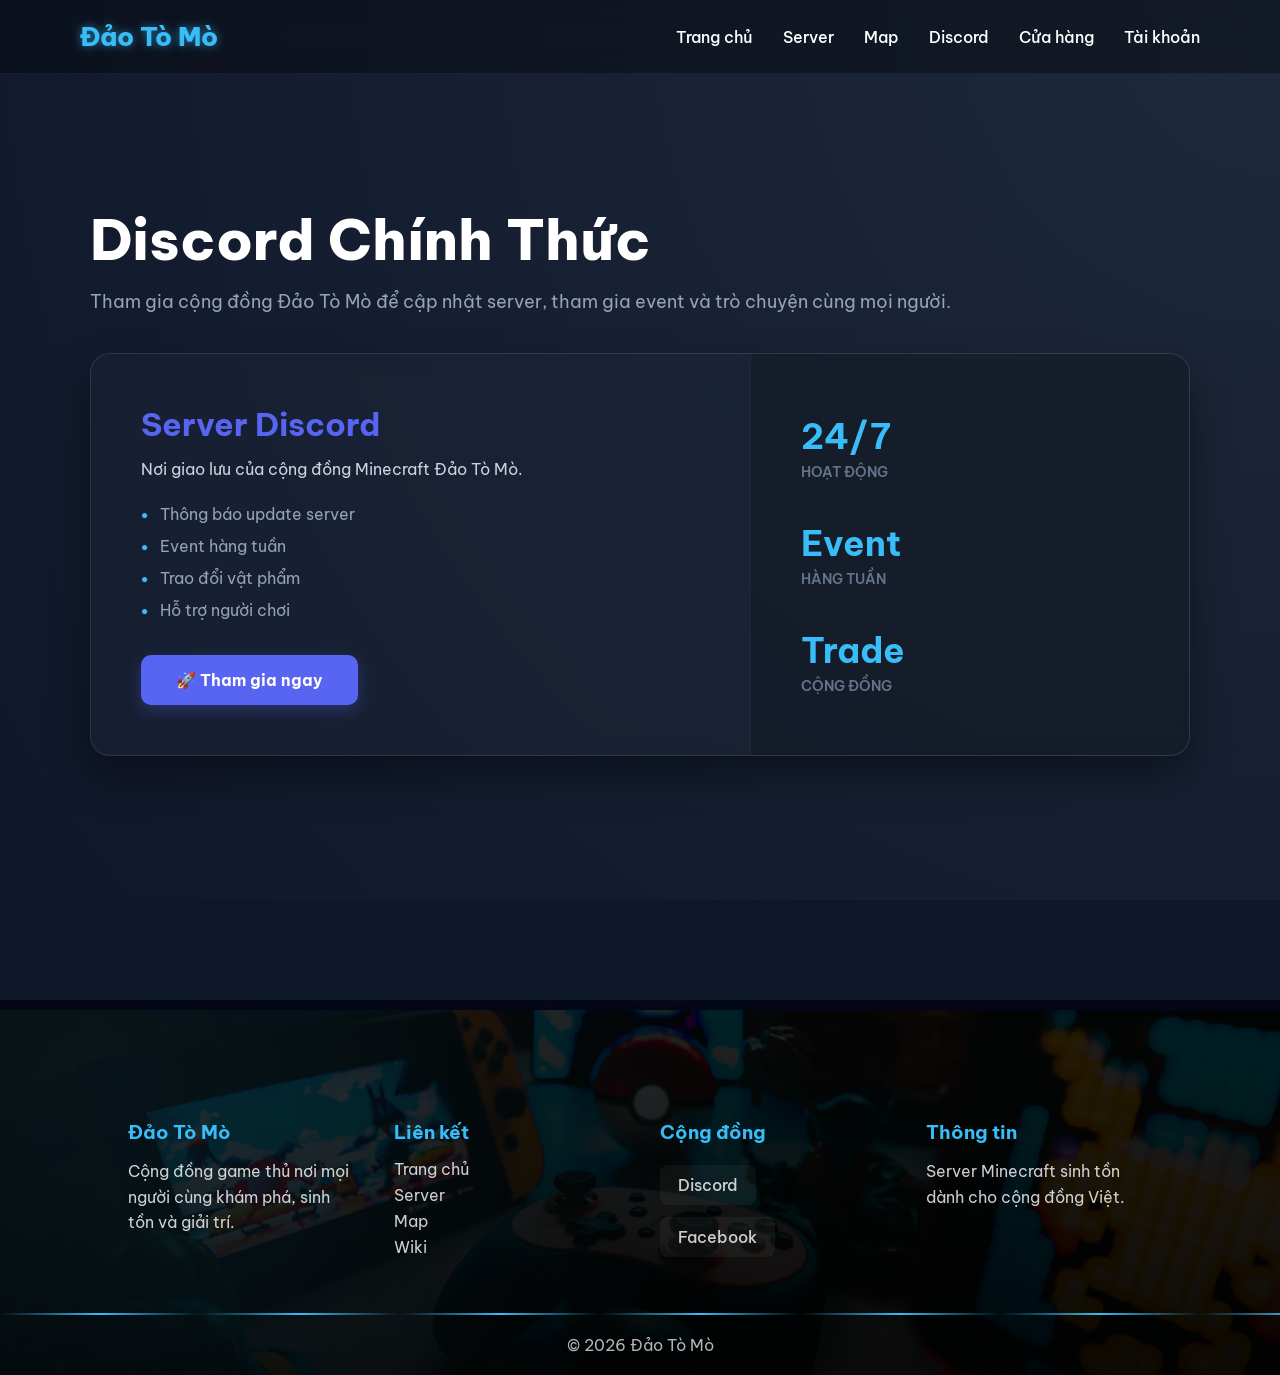
<file: html/Discord.html>
<!DOCTYPE html>
<html lang="en">
<head>
    <meta charset="UTF-8">
    <meta name="viewport" content="width=device-width, initial-scale=1.0">
    <link rel="stylesheet" href="../css/Discord.css">
	<link rel="icon" type="image/jpg" href="../img/logo.jpg">
    <link href="https://fonts.googleapis.com/css2?family=Be+Vietnam+Pro:wght@400;500;600;700;800&display=swap" rel="stylesheet">
    <title>Máy Chủ Discord</title>
</head>
<body>
    <nav>
		<div class="logo">Đảo Tò Mò</div>
		<ul>
			<li><a href="../index.html">Trang chủ</a></li>
			<li><a href="../html/Server.html">Server</a></li>
			<li><a href="../html/Map.html">Map</a></li>
			<li><a href="../html/Discord.html">Discord</a></li>
			<li><a href="../html/Store.html">Cửa hàng</a></li>
			<li><a href="../html/Account.html">Tài khoản</a></li>
		</ul>
	</nav>

    <section class="discord-hero">
    	<div class="discord-content">
        	<h1>Discord Chính Thức</h1>
        	<p>Tham gia cộng đồng Đảo Tò Mò để cập nhật server, tham gia event và trò chuyện cùng mọi người.</p>
        	<div class="discord-box">
            	<div class="discord-info">
                	<h2>Server Discord</h2>
                	<p>Nơi giao lưu của cộng đồng Minecraft Đảo Tò Mò.</p>
                	<ul>
                    	<li>Thông báo update server</li>
                    	<li>Event hàng tuần</li>
                    	<li>Trao đổi vật phẩm</li>
                    	<li>Hỗ trợ người chơi</li>
                	</ul>
                	<a class="join-btn" href="https://discord.gg/rNQ6ytnSg" target="_blank">
                    	🚀 Tham gia ngay
                	</a>
            	</div>
            	<div class="discord-stats">
                	<div class="stat">
                    	<h3>24/7</h3>
                    	<p>Hoạt động</p>
                	</div>
                	<div class="stat">
                    	<h3>Event</h3>
                		<p>Hàng tuần</p>
                	</div>
               		 <div class="stat">
                    	<h3>Trade</h3>
                    	<p>Cộng đồng</p>
                	</div>
            	</div>

        	</div>
    	</div>
	</section>

    <footer>
	    <div class="footer-wave"></div>
	    <div class="footer-container">
		    <div class="footer-col">
			    <h3>Đảo Tò Mò</h3>
			    <p>Cộng đồng game thủ nơi mọi người cùng khám phá, sinh tồn và giải trí.</p>
		    </div>
		    <div class="footer-col">
			    <h3>Liên kết</h3>
			    <a href="#">Trang chủ</a>
			    <a href="#">Server</a>
			    <a href="#">Map</a>
			    <a href="#">Wiki</a>
		    </div>
		    <div class="footer-col">
			    <h3>Cộng đồng</h3>
			    <div class="socials">
				    <a href="./html/Discord.html">Discord</a>
					<a href="https://www.facebook.com/DragonKun1946">Facebook</a>
			    </div>
		    </div>
		    <div class="footer-col">
			    <h3>Thông tin</h3>
			    <p>Server Minecraft sinh tồn dành cho cộng đồng Việt.</p>
		    </div>
	    </div>
	    <div class="footer-line"></div>
	    <div class="footer-bottom">
		    © 2026 Đảo Tò Mò
	    </div>

    </footer>
</body>
</html>
</file>
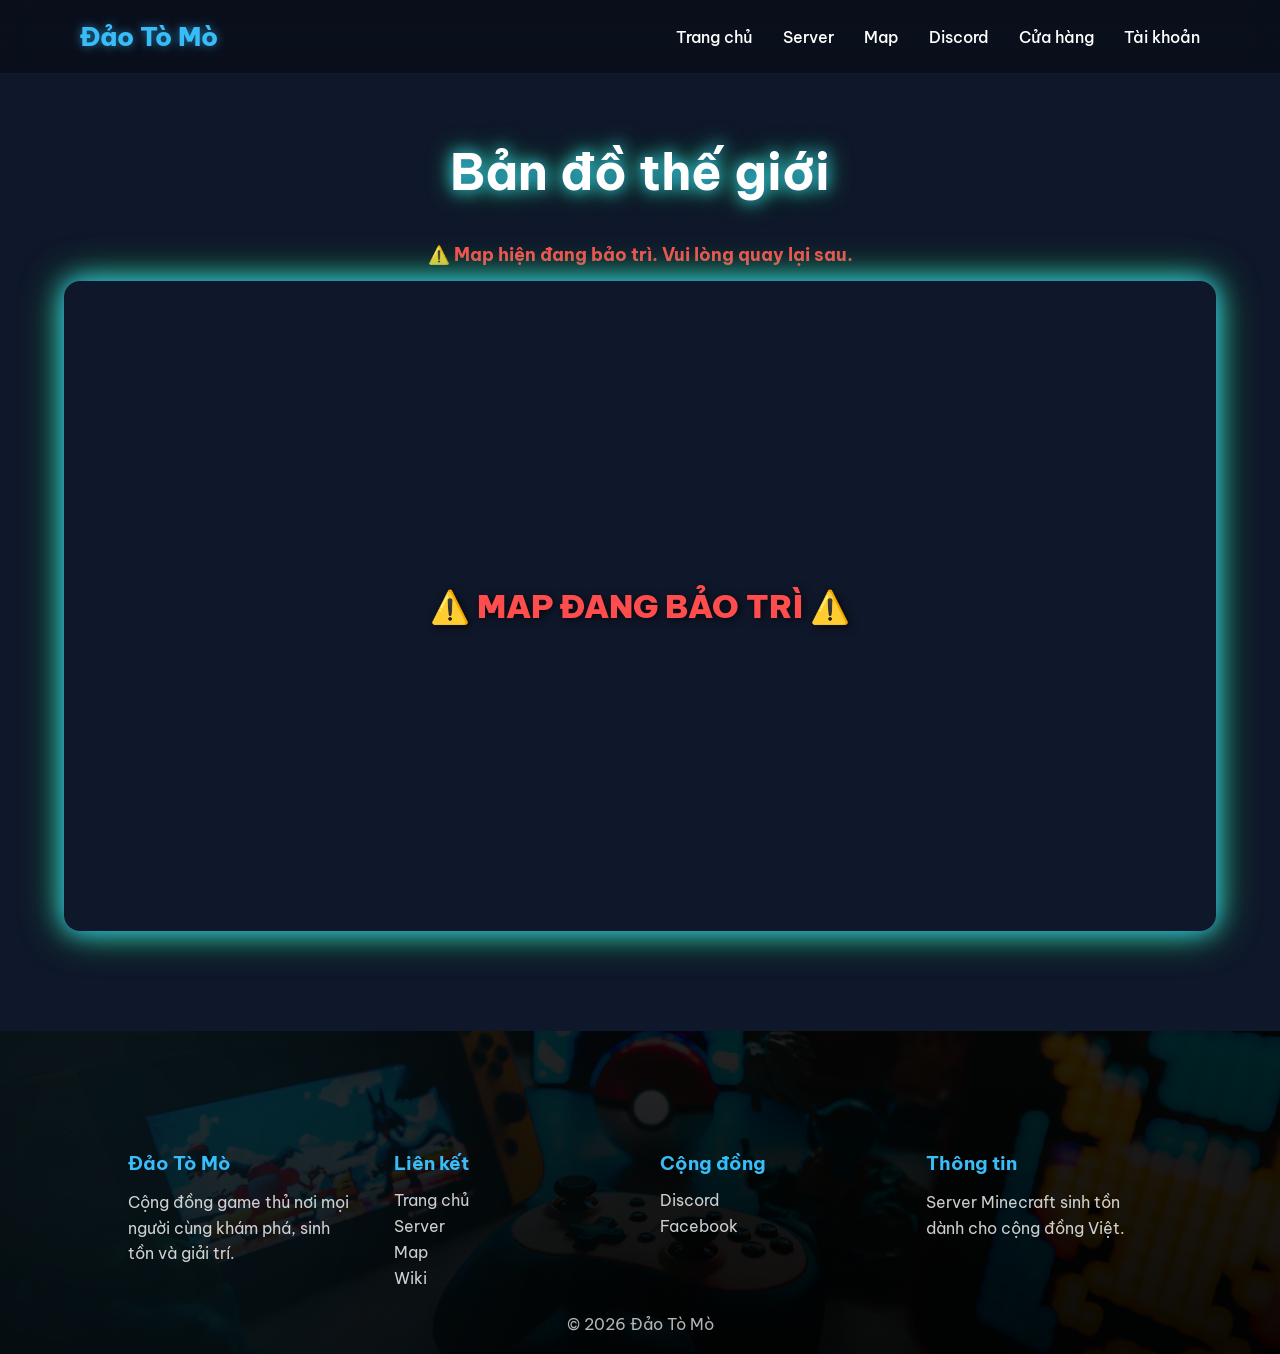
<file: html/Map.html>
<!DOCTYPE html>
<html lang="en">
<head>
    <meta charset="UTF-8">
    <meta name="viewport" content="width=device-width, initial-scale=1.0">
    <link rel="stylesheet" href="../css/Map.css">
	<link rel="icon" type="image/jpg" href="../img/logo.jpg">
    <link href="https://fonts.googleapis.com/css2?family=Be+Vietnam+Pro:wght@400;500;600;700;800&display=swap" rel="stylesheet">
    <title>GoogleMap</title>
    <style>
        .maintenance-notice {
            color: #ff4d4d;
            font-weight: 700;
            margin-bottom: 15px;
            text-align: center;
            font-size: 1.1rem;
        }
    </style>
</head>
<body>
    <nav>
        <div class="logo">Đảo Tò Mò</div>
        <ul>
            <li><a href="../index.html">Trang chủ</a></li>
            <li><a href="../html/Server.html">Server</a></li>
            <li><a href="../html/Map.html">Map</a></li>
            <li><a href="../html/Discord.html">Discord</a></li>
            <li><a href="../html/Store.html">Cửa hàng</a></li>
            <li><a href="../html/Account.html">Tài khoản</a></li>
        </ul>
    </nav>

    <section class="map-page">
        <h1>Bản đồ thế giới</h1>
        <p class="maintenance-notice">⚠️ Map hiện đang bảo trì. Vui lòng quay lại sau.</p>
        <div class="map-frame">
            <iframe src="http://daotomo.site:25054/"></iframe>
        </div>
    </section>

    <footer>
        <div class="footer-wave"></div>
        <div class="footer-container">
            <div class="footer-col">
                <h3>Đảo Tò Mò</h3>
                <p>Cộng đồng game thủ nơi mọi người cùng khám phá, sinh tồn và giải trí.</p>
            </div>
            <div class="footer-col">
                <h3>Liên kết</h3>
                <a href="#">Trang chủ</a>
                <a href="#">Server</a>
                <a href="#">Map</a>
                <a href="#">Wiki</a>
            </div>
            <div class="footer-col">
                <h3>Cộng đồng</h3>
                <div class="socials">
                    <a href="./html/Discord.html">Discord</a>
				    <a href="https://www.facebook.com/DragonKun1946">Facebook</a>
                </div>
            </div>
            <div class="footer-col">
                <h3>Thông tin</h3>
                <p>Server Minecraft sinh tồn dành cho cộng đồng Việt.</p>
            </div>
        </div>
        <div class="footer-line"></div>
        <div class="footer-bottom">
            © 2026 Đảo Tò Mò
        </div>
    </footer>
</body>
</html>
</file>
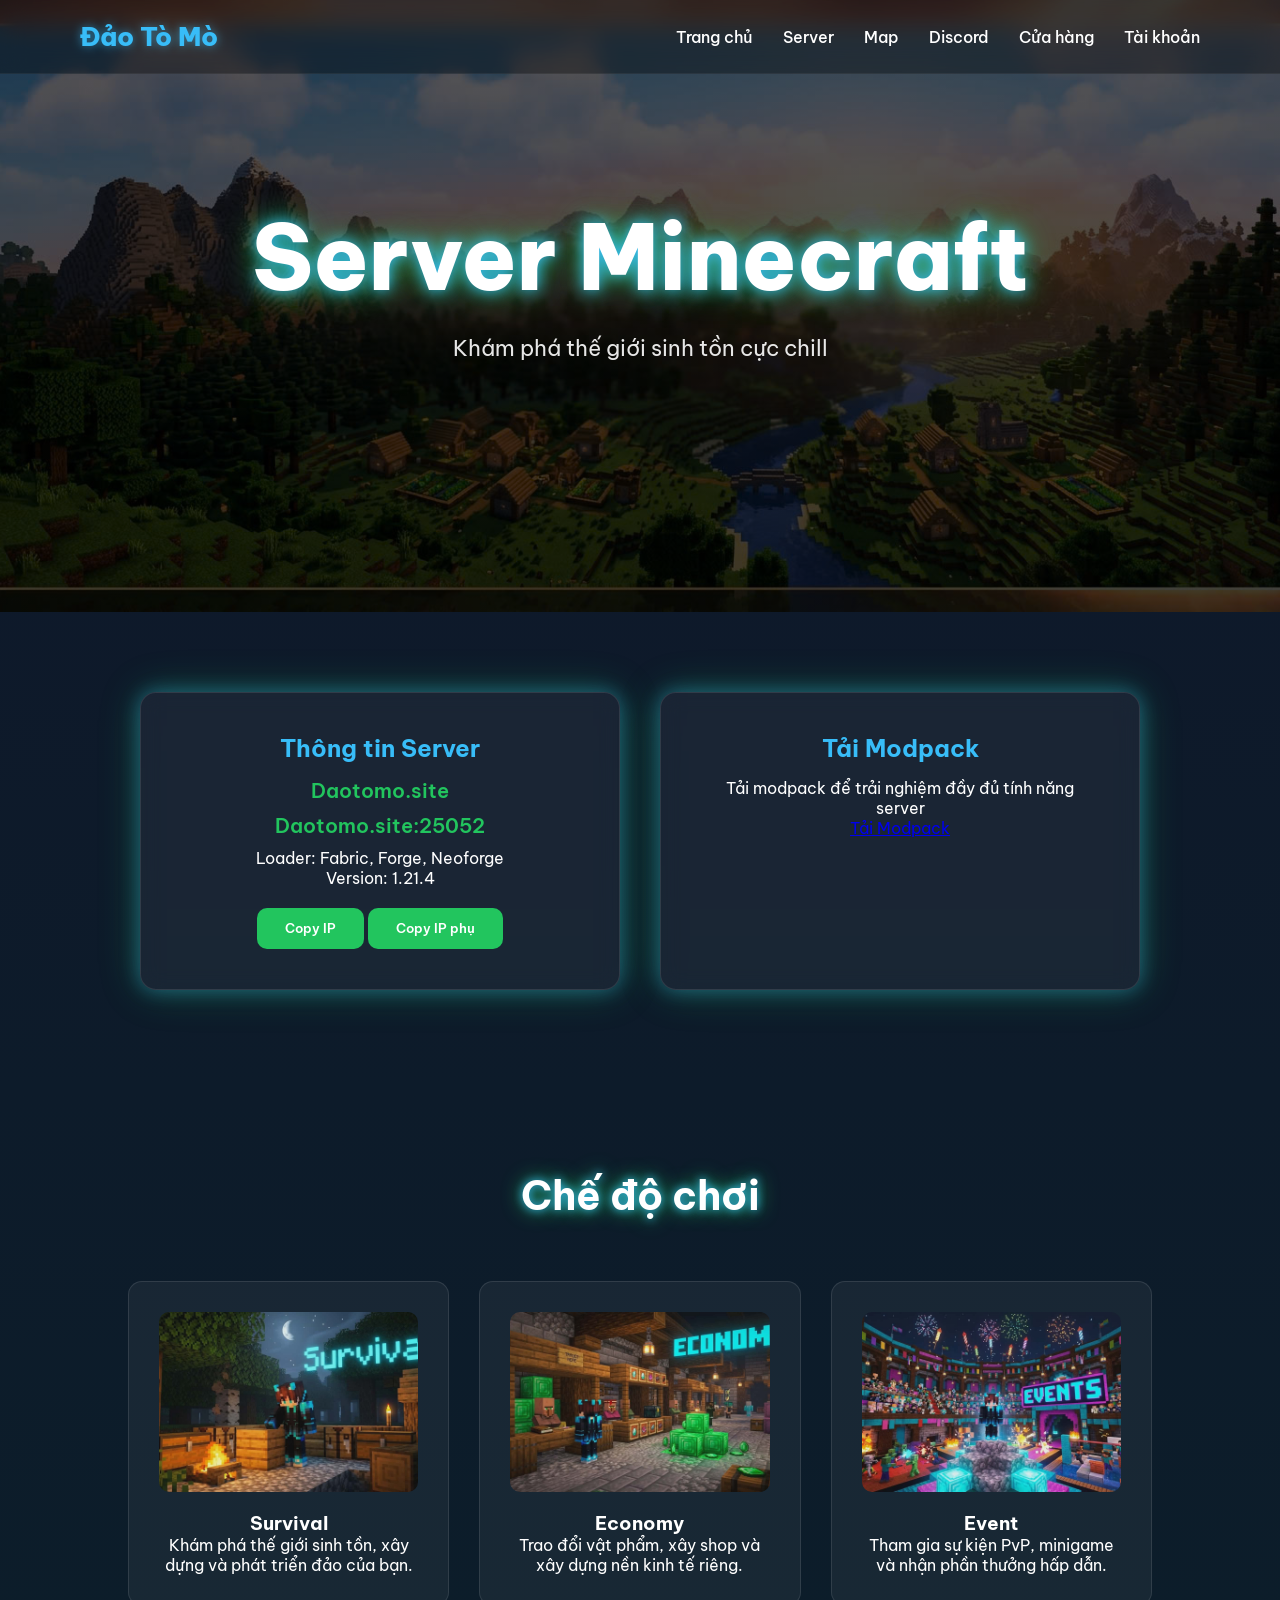
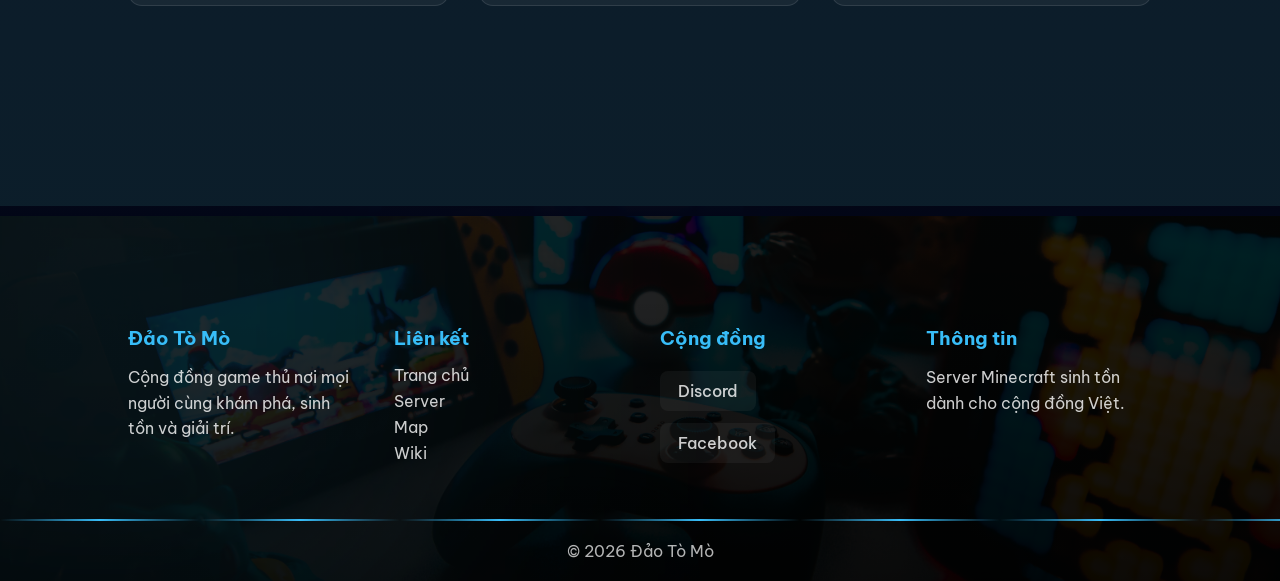
<file: html/Server.html>
<!DOCTYPE html>
<html lang="en">
<head>
    <meta charset="UTF-8">
    <meta name="viewport" content="width=device-width, initial-scale=1.0">
    <link rel="stylesheet" href="../css/Server.css">
	<link rel="icon" type="image/jpg" href="../img/logo.jpg">
    <link href="https://fonts.googleapis.com/css2?family=Be+Vietnam+Pro:wght@400;500;600;700;800&display=swap" rel="stylesheet">
    <title>Server Chính thức</title>
</head>
<body>
    <nav>
		<div class="logo">Đảo Tò Mò</div>
		<ul>
			<li><a href="../index.html">Trang chủ</a></li>
			<li><a href="../html/Server.html">Server</a></li>
			<li><a href="../html/Map.html">Map</a></li>
			<li><a href="../html/discord.html">Discord</a></li>
			<li><a href="../html/Store.html">Cửa hàng</a></li>
			<li><a href="../html/Account.html">Tài khoản</a></li>
		</ul>
	</nav>

    <section class="server-hero">
	    <h1>Server Minecraft</h1>
	    <p>Khám phá thế giới sinh tồn cực chill</p>
    </section>

    <section class="server-info">
        <div class="server-grid">
            <div class="server-card">
                <h2>Thông tin Server</h2>
                <p class="server-ip">Daotomo.site</p>
                <p class="server-ip alt-ip">Daotomo.site:25052</p>
                <p>Loader: Fabric, Forge, Neoforge</p>
                <p>Version: 1.21.4</p>
                <button class="copy-btn" onclick="copyIP('Daotomo.site')">Copy IP</button>
                <button class="copy-btn alt" onclick="copyIP('Daotomo.site:25052')">Copy IP phụ</button>
            </div>
            <div class="server-card">
                <h2>Tải Modpack</h2>
                <p>Tải modpack để trải nghiệm đầy đủ tính năng server</p>
                <a href="#" class="download-btn">Tải Modpack</a>
            </div>
        </div>
    </section>

    <section class="modes">
	    <h2>Chế độ chơi</h2>
	    <div class="mode-grid">
            <div class="mode-card">
                <img src="../img/survival.jpg">
                <h3>Survival</h3>
                <p>Khám phá thế giới sinh tồn, xây dựng và phát triển đảo của bạn.</p>
            </div>
            <div class="mode-card">
                <img src="../img/economy.jpg">
                <h3>Economy</h3>
                <p>Trao đổi vật phẩm, xây shop và xây dựng nền kinh tế riêng.</p>
            </div>
            <div class="mode-card">
                <img src="../img/event.jpg">
                <h3>Event</h3>
                <p>Tham gia sự kiện PvP, minigame và nhận phần thưởng hấp dẫn.</p> 
            </div>
        </div>
    </section>

    <footer>
	    <div class="footer-wave"></div>
	    <div class="footer-container">
		    <div class="footer-col">
			    <h3>Đảo Tò Mò</h3>
			    <p>Cộng đồng game thủ nơi mọi người cùng khám phá, sinh tồn và giải trí.</p>
		    </div>
		    <div class="footer-col">
			    <h3>Liên kết</h3>
			    <a href="#">Trang chủ</a>
			    <a href="#">Server</a>
			    <a href="#">Map</a>
			    <a href="#">Wiki</a>
		    </div>
		    <div class="footer-col">
			    <h3>Cộng đồng</h3>
			    <div class="socials">
				    <a href="./html/Discord.html">Discord</a>
					<a href="https://www.facebook.com/DragonKun1946">Facebook</a>
			    </div>
		    </div>
		    <div class="footer-col">
			    <h3>Thông tin</h3>
			    <p>Server Minecraft sinh tồn dành cho cộng đồng Việt.</p>
		    </div>
	    </div>
	    <div class="footer-line"></div>
	    <div class="footer-bottom">
		    © 2026 Đảo Tò Mò
	    </div>

    </footer>
    <script>
        function copyIP(){
            navigator.clipboard.writeText("Daotomo.site");
            alert("Đã copy IP: Daotomo.site");
        }
        function copyIP(ip){
            navigator.clipboard.writeText(ip);
            alert("Đã copy IP: " + ip);
        }
    </script>
</body>
</html>
</file>
<file: css/Discord.css>
*{
	margin:0;
	padding:0;
	box-sizing:border-box;
	font-family:'Be Vietnam Pro',sans-serif;
}

body{
	background:#0f172a;
	color:white;
	overflow-x:hidden;
}

/* NAVBAR FIX */
nav{
	position:fixed;
	top:0;
	width:100%;
	display:flex;
	justify-content:space-between;
	align-items:center;
	padding:20px 80px;
	background:rgba(0,0,0,0.35);
	backdrop-filter:blur(12px);
	z-index:1000;
	border-bottom:1px solid rgba(255,255,255,0.05);
}

.logo{
	font-size:26px;
	font-weight:800;
	color:#38bdf8;
	text-shadow:0 0 10px rgba(56,189,248,0.6);
}

nav ul{
	display:flex;
	list-style:none;
	gap:30px;
}

nav a{
	text-decoration:none;
	color:white;
	font-weight:500;
	position:relative;
}

nav a::after{
	content:"";
	position:absolute;
	left:0;
	bottom:-6px;
	width:0%;
	height:2px;
	background:#38bdf8;
	transition:0.3s;
}

nav a:hover::after{
	width:100%;
}

/* DISCORD HERO */
.discord-hero{
	min-height:100vh;
	display:flex;
	align-items:center;
	justify-content:center;
	padding:140px 5% 80px;
	background:radial-gradient(circle at top right,#1e293b 0%,#0f172a 100%);
}

.discord-content{
	max-width:1100px;
	width:100%;
}

.discord-content h1{
	font-size:clamp(2.5rem,5vw,3.5rem);
	margin-bottom:15px;
	font-weight:800;
}

.discord-content > p{
	font-size:1.1rem;
	color:#94a3b8;
	margin-bottom:40px;
}

/* BOX */
.discord-box{
	background:rgba(30,41,59,0.4);
	border:1px solid rgba(255,255,255,0.1);
	border-radius:20px;
	display:grid;
	grid-template-columns:1.5fr 1fr;
	overflow:hidden;
	backdrop-filter:blur(10px);
	box-shadow:0 20px 40px rgba(0,0,0,0.4);
}

/* INFO */
.discord-info{
	padding:50px;
	text-align:left;
}

.discord-info h2{
	font-size:2rem;
	color:#5865F2;
	margin-bottom:15px;
}

.discord-info p{
	color:#cbd5e1;
	margin-bottom:25px;
}

.discord-info ul{
	list-style:none;
	margin-bottom:35px;
}

.discord-info li{
	margin-bottom:12px;
	color:#94a3b8;
	display:flex;
	align-items:center;
}

.discord-info li::before{
	content:"●";
	color:#38bdf8;
	font-size:12px;
	margin-right:12px;
}

/* JOIN BUTTON */
.join-btn{
	display:inline-block;
	padding:15px 35px;
	background:#5865F2;
	color:white;
	text-decoration:none;
	border-radius:10px;
	font-weight:700;
	transition:0.3s;
	box-shadow:0 5px 15px rgba(88,101,242,0.3);
}

.join-btn:hover{
	background:#4752c4;
	transform:translateY(-3px);
	box-shadow:0 10px 25px rgba(88,101,242,0.5);
}

/* STATS */
.discord-stats{
	background:rgba(0,0,0,0.2);
	display:flex;
	flex-direction:column;
	justify-content:center;
	gap:40px;
	padding:50px;
	border-left:1px solid rgba(255,255,255,0.05);
}

.stat h3{
	font-size:2.2rem;
	color:#38bdf8;
	margin-bottom:5px;
}

.stat p{
	color:#64748b;
	font-size:0.9rem;
	text-transform:uppercase;
	font-weight:600;
}

/* FOOTER */
footer{
	background:
	linear-gradient(rgba(0,0,0,0.85),rgba(0,0,0,0.95)),
	url("../img/footer-bg.jpg") center/cover no-repeat;
	margin-top:100px;
	padding-top:120px;
	position:relative;
	overflow:hidden;
}

footer::before{
	content:"";
	position:absolute;
	width:500px;
	height:500px;
	background:#38bdf8;
	filter:blur(180px);
	opacity:0.15;
	top:-150px;
	left:-150px;
	animation:glowMove 10s infinite alternate;
}

@keyframes glowMove{
	0%{transform:translate(0,0)}
	100%{transform:translate(200px,150px)}
}

.footer-wave{
	position:absolute;
	top:-110px;
	left:0;
	width:100%;
	height:120px;
	background:linear-gradient(180deg,transparent,#020617);
}

.footer-container{
	width:80%;
	margin:auto;
	display:grid;
	grid-template-columns:repeat(auto-fit,minmax(200px,1fr));
	gap:40px;
}

.footer-col h3{
	color:#38bdf8;
	margin-bottom:15px;
}

.footer-col p{
	opacity:0.8;
	line-height:1.6;
}

.footer-col a{
	display:block;
	color:white;
	text-decoration:none;
	margin:6px 0;
	opacity:0.8;
	transition:0.3s;
}

.footer-col a:hover{
	color:#38bdf8;
	transform:translateX(6px);
}

.socials a{
	display:inline-flex;
	align-items:center;
	justify-content:center;
	margin-right:15px;
	padding:10px 18px;
	border-radius:8px;
	background:rgba(255,255,255,0.06);
	color:white;
	text-decoration:none;
	font-weight:500;
	transition:0.3s;
}

.socials a:hover{
	background:#38bdf8;
	box-shadow:0 0 15px #38bdf8;
}

.footer-line{
	margin-top:50px;
	height:2px;
	background:linear-gradient(90deg,transparent,#38bdf8,transparent);
	background-size:200px;
	animation:lineMove 4s linear infinite;
}

@keyframes lineMove{
	0%{background-position:-200px}
	100%{background-position:200px}
}

.footer-bottom{
	text-align:center;
	padding:20px;
	opacity:0.7;
}

/* RESPONSIVE */
@media (max-width:900px){

	.discord-box{
		grid-template-columns:1fr;
	}

	.discord-stats{
		flex-direction:row;
		justify-content:space-around;
		border-left:none;
		border-top:1px solid rgba(255,255,255,0.05);
	}

}

@media (max-width:768px){

	nav{
		padding:15px 20px;
		flex-direction:column;
		align-items:flex-start;
		gap:10px;
	}

	nav ul{
		width:100%;
		justify-content:space-between;
		flex-wrap:wrap;
		gap:10px;
	}

	.discord-hero{
		padding:130px 20px 60px;
	}

	.discord-info{
		padding:30px;
	}

}

@media (max-width:480px){

	.discord-stats{
		flex-direction:column;
		gap:20px;
	}

	.discord-info{
		padding:25px;
	}

	}
</file>
<file: css/Map.css>
*{
	margin:0;
	padding:0;
	box-sizing:border-box;
	font-family:'Be Vietnam Pro',sans-serif;
}

body{
	background:#0f172a;
	color:white;
	overflow-x:hidden;
}

/* NAV FIX */
nav{
	position:fixed;
	top:0;
	width:100%;
	display:flex;
	justify-content:space-between;
	align-items:center;
	padding:20px 80px;
	background:rgba(0,0,0,0.35);
	backdrop-filter:blur(12px);
	z-index:1000;
	border-bottom:1px solid rgba(255,255,255,0.05);
}

.logo{
	font-size:26px;
	font-weight:800;
	color:#38bdf8;
	text-shadow:0 0 10px rgba(56,189,248,0.6);
}

nav ul{
	display:flex;
	list-style:none;
	gap:30px;
}

nav a{
	text-decoration:none;
	color:white;
	font-weight:500;
	position:relative;
}

nav a::after{
	content:"";
	position:absolute;
	left:0;
	bottom:-6px;
	width:0%;
	height:2px;
	background:#38bdf8;
	transition:0.3s;
}

nav a:hover::after{
	width:100%;
}

/* MAP PAGE */
.map-page{
	padding-top:140px;
	text-align:center;
}

.map-page h1{
	font-size:50px;
	margin-bottom:40px;
	text-shadow:
	0 0 15px #38bdf8,
	0 0 25px #22c55e;
}

.map-frame{
	width:90%;
	height:650px;
	margin:auto;
	border-radius:16px;
	overflow:hidden;
	box-shadow:
	0 0 25px #38bdf8,
	0 0 40px #22c55e;
	position:relative;
}

.map-frame iframe{
	width:100%;
	height:100%;
	border:none;
	filter:blur(3px) brightness(0.7);
}

/* TEXT BẢO TRÌ */
.map-frame::after{
	content:"⚠️ MAP ĐANG BẢO TRÌ ⚠️";
	position:absolute;
	top:50%;
	left:50%;
	transform:translate(-50%, -50%);
	color:#ff4d4d;
	font-size:2rem;
	font-weight:900;
	text-shadow:2px 2px 8px rgba(0,0,0,0.7);
	pointer-events:none;
}

/* FOOTER */
footer{
	background:
	linear-gradient(rgba(0,0,0,0.85),rgba(0,0,0,0.95)),
	url("../img/footer-bg.jpg") center/cover no-repeat;
	margin-top:100px;
	padding-top:120px;
	position:relative;
	overflow:hidden;
}

footer::before{
	content:"";
	position:absolute;
	width:500px;
	height:500px;
	background:#38bdf8;
	filter:blur(180px);
	opacity:0.15;
	top:-150px;
	left:-150px;
	animation:glowMove 10s infinite alternate;
}

@keyframes glowMove{
	0%{transform:translate(0,0)}
	100%{transform:translate(200px,150px)}
}

.footer-container{
	width:80%;
	margin:auto;
	display:grid;
	grid-template-columns:repeat(auto-fit,minmax(200px,1fr));
	gap:40px;
}

.footer-col h3{
	color:#38bdf8;
	margin-bottom:15px;
}

.footer-col p{
	opacity:0.8;
	line-height:1.6;
}

.footer-col a{
	display:block;
	color:white;
	text-decoration:none;
	margin:6px 0;
	opacity:0.8;
	transition:0.3s;
}

.footer-col a:hover{
	color:#38bdf8;
	transform:translateX(6px);
}

.footer-bottom{
	text-align:center;
	padding:20px;
	opacity:0.7;
}

/* MOBILE */
@media (max-width:768px){

	nav{
		padding:15px 20px;
		flex-direction:column;
		align-items:flex-start;
		gap:10px;
	}

	nav ul{
		width:100%;
		justify-content:space-between;
		flex-wrap:wrap;
		gap:10px;
	}

	.map-page h1{
		font-size:36px;
	}

	.map-frame{
		height:450px;
	}
}

@media (max-width:480px){

	.map-frame{
		height:380px;
	}

	.map-page h1{
		font-size:28px;
	}
}
</file>
<file: css/Server.css>
*{
	margin:0;
	padding:0;
	box-sizing:border-box;
	font-family:'Be Vietnam Pro',sans-serif;
}

body{
	background:linear-gradient(180deg,#0f172a,#0b1f2a);
	color:white;
	overflow-x:hidden;
}

/* NAV */
nav{
	position:fixed;
	top:0;
	width:100%;
	display:flex;
	justify-content:space-between;
	align-items:center;
	padding:20px 80px;
	background:rgba(0,0,0,0.35);
	backdrop-filter:blur(12px);
	z-index:1000;
	border-bottom:1px solid rgba(255,255,255,0.05);
}

.logo{
	font-size:26px;
	font-weight:800;
	color:#38bdf8;
	text-shadow:0 0 10px rgba(56,189,248,0.6);
}

nav ul{
	display:flex;
	list-style:none;
	gap:30px;
}

nav a{
	text-decoration:none;
	color:white;
	font-weight:500;
	position:relative;
}

nav a::after{
	content:"";
	position:absolute;
	left:0;
	bottom:-6px;
	width:0%;
	height:2px;
	background:#38bdf8;
	transition:0.3s;
}

nav a:hover::after{
	width:100%;
}

/* HERO */
.server-hero{
	padding:200px 10% 250px;
	text-align:center;
	background:linear-gradient(rgba(0,0,0,0.65),rgba(0,0,0,0.75)),url("../img/bg-sv.jpg");
	background-size:cover;
	background-position:center;
	background-repeat:no-repeat;
}

.server-hero h1{
	font-size:90px;
	font-weight:800;
	text-shadow:
	0 0 15px #38bdf8,
	0 0 30px #22c55e;
}

.server-hero p{
	font-size:22px;
	margin-top:20px;
	opacity:0.9;
}

/* SERVER INFO */
.server-info{
	padding:80px 10%;
	display:flex;
	justify-content:center;
}

.server-grid{
	display:grid;
	grid-template-columns:repeat(auto-fit,minmax(350px,1fr));
	gap:40px;
	max-width:1000px;
	width:100%;
	margin:auto;
}

.server-card{
	background:rgba(255,255,255,0.05);
	border:1px solid rgba(255,255,255,0.1);
	backdrop-filter:blur(10px);
	border-radius:16px;
	padding:40px;
	text-align:center;
	box-shadow:
	0 0 20px rgba(56,189,248,0.4),
	0 0 40px rgba(34,197,94,0.3);
	cursor:pointer;
	text-decoration:none;
	color:white;
	transition:0.3s;
}

.server-card:hover{
	transform:translateY(-10px) scale(1.03);
	box-shadow:
	0 0 25px #38bdf8,
	0 0 40px #22c55e;
}

.server-card h2{
	color:#38bdf8;
	margin-bottom:15px;
}

.server-ip{
	font-size:20px;
	font-weight:600;
	color:#22c55e;
	margin:10px 0;
}

.copy-btn{
	margin-top:20px;
	padding:12px 28px;
	border-radius:10px;
	background:#22c55e;
	color:white;
	text-decoration:none;
	font-weight:600;
	display:inline-block;
	transition:0.3s;
	border:none;
	cursor:pointer;
}

/* MODES */
.modes{
	padding:100px 10%;
}

.modes h2{
	text-align:center;
	font-size:40px;
	margin-bottom:60px;
	text-shadow:
	0 0 10px #38bdf8,
	0 0 20px #22c55e;
}

.mode-grid{
	display:grid;
	grid-template-columns:repeat(auto-fit,minmax(250px,1fr));
	gap:30px;
}

.mode-card{
	background:rgba(255,255,255,0.05);
	border-radius:14px;
	padding:30px;
	text-align:center;
	border:1px solid rgba(255,255,255,0.1);
	transition:0.3s;
	overflow:hidden;
}

.mode-card img{
	width:100%;
	height:180px;
	object-fit:cover;
	border-radius:10px;
	margin-bottom:15px;
}

/* FOOTER (GIỮ NGUYÊN STYLE CỦA M) */
footer{
	background:
	linear-gradient(rgba(0,0,0,0.85),rgba(0,0,0,0.95)),
	url("../img/footer-bg.jpg") center/cover no-repeat;
	margin-top:100px;
	padding-top:120px;
	position:relative;
	overflow:hidden;
}

footer::before{
	content:"";
	position:absolute;
	width:500px;
	height:500px;
	background:#38bdf8;
	filter:blur(180px);
	opacity:0.15;
	top:-150px;
	left:-150px;
	animation:glowMove 10s infinite alternate;
}

@keyframes glowMove{
	0%{transform:translate(0,0)}
	100%{transform:translate(200px,150px)}
}

.footer-wave{
	position:absolute;
	top:-110px;
	left:0;
	width:100%;
	height:120px;
	background:linear-gradient(180deg,transparent,#020617);
}

.footer-container{
	width:80%;
	margin:auto;
	display:grid;
	grid-template-columns:repeat(auto-fit,minmax(200px,1fr));
	gap:40px;
}

.footer-col h3{
	color:#38bdf8;
	margin-bottom:15px;
}

.footer-col p{
	opacity:0.8;
	line-height:1.6;
}

.footer-col a{
	display:block;
	color:white;
	text-decoration:none;
	margin:6px 0;
	opacity:0.8;
	transition:0.3s;
}

.footer-col a:hover{
	color:#38bdf8;
	transform:translateX(6px);
}

.socials a{
	display:inline-flex;
	align-items:center;
	justify-content:center;
	margin-right:15px;
	padding:10px 18px;
	border-radius:8px;
	background:rgba(255,255,255,0.06);
	color:white;
	text-decoration:none;
	font-weight:500;
	transition:0.3s;
}

.socials a:hover{
	background:#38bdf8;
	box-shadow:0 0 15px #38bdf8;
}

.footer-line{
	margin-top:50px;
	height:2px;
	background:linear-gradient(90deg,transparent,#38bdf8,transparent);
	background-size:200px;
	animation:lineMove 4s linear infinite;
}

@keyframes lineMove{
	0%{background-position:-200px}
	100%{background-position:200px}
}

.footer-bottom{
	text-align:center;
	padding:20px;
	opacity:0.7;
}

/* MOBILE */
@media (max-width:768px){

	nav{
		flex-direction:column;
		align-items:flex-start;
		gap:10px;
		padding:15px 20px;
	}

	nav ul{
		width:100%;
		justify-content:space-between;
		flex-wrap:wrap;
		gap:10px;
	}

	.server-hero h1{
		font-size:46px;
	}

	.server-hero p{
		font-size:18px;
	}

	.server-hero{
		padding:160px 20px 160px;
	}
}

@media (max-width:480px){

	.server-hero h1{
		font-size:34px;
	}

	.server-hero p{
		font-size:16px;
	}
	}
</file>
